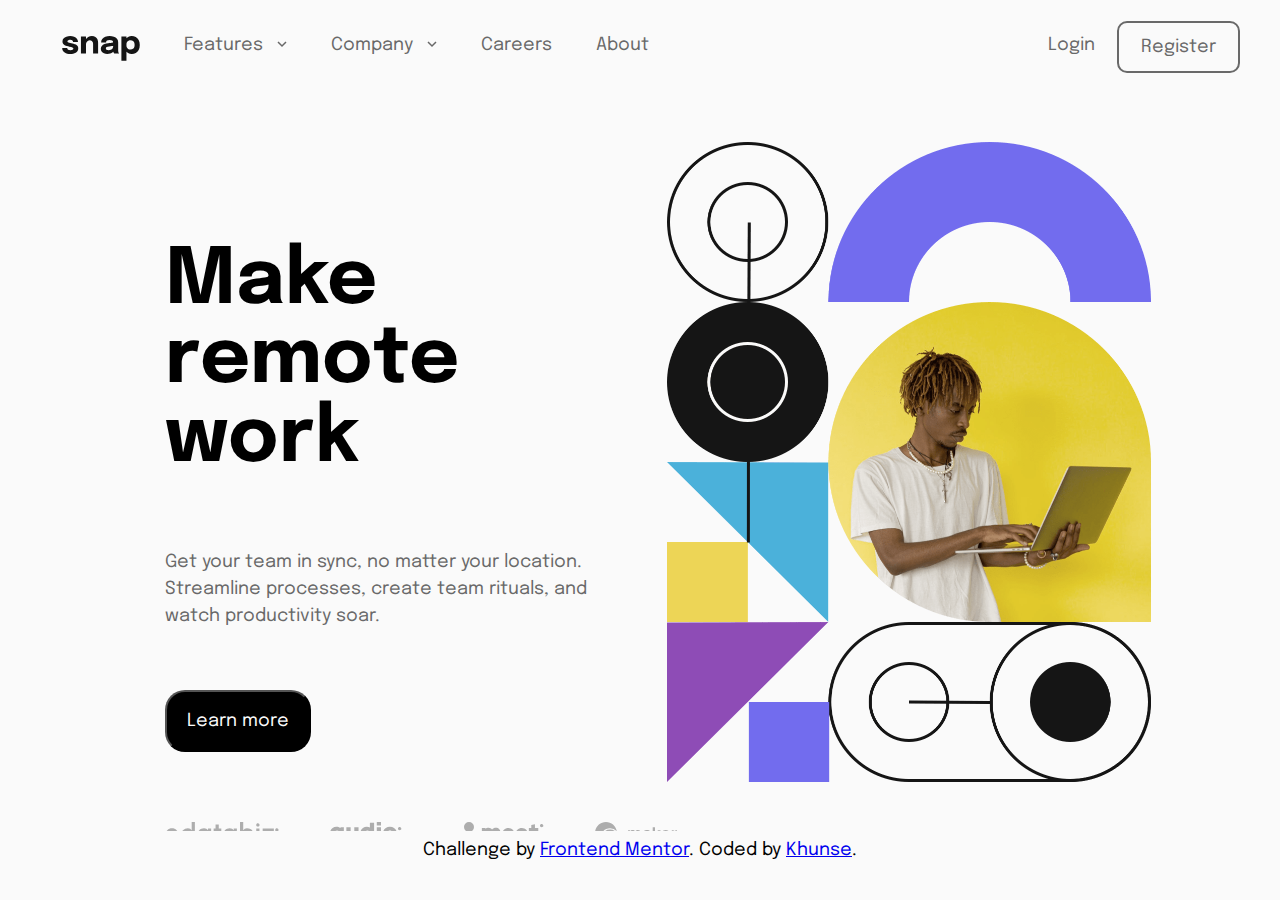
<file: index.html>
<!DOCTYPE html>
<html lang="en">
<head>
    <meta charset="UTF-8">
    <meta http-equiv="X-UA-Compatible" content="IE=edge">
    <meta name="viewport" content="width=device-width, initial-scale=1.0">
    <title>Document</title>
    <link rel="stylesheet" href="mytest.css">
 <link href="https://fonts.googleapis.com/css2?family=Epilogue:wght@500;700&display=swap" rel="stylesheet">
    <script src="./jquery-3.6.1.js"></script>
</head>
<body>
    <nav>
      <div id="mySidenav" hidden >

        <div class="sidenam">

          <div class="close-m" id='open'><svg onclick=closeNe() width="26" height="26" xmlns="http://www.w3.org/2000/svg"><g fill="#151515" fill-rule="evenodd"><path d="m2.393.98 22.628 22.628-1.414 1.414L.979 2.395z"/><path d="M.98 23.607 23.609.979l1.414 1.414L2.395 25.021z"/></g></svg></div>


          <div id="feat-sub" ><a href="#" onclick=arrFun()>Features <span class="com" id='com1'>
                <svg width="10" height="6" xmlns="http://www.w3.org/2000/svg"><path stroke="#686868" stroke-width="1.5" fill="none" d="m1 1 4 4 4-4"/></svg>
                </span></a>
                  <div id="fetli" hidden>
                        <div>
                            <svg width="14" height="16" xmlns="http://www.w3.org/2000/svg"><path d="M14 3v12a1 1 0 0 1-1 1H1a1 1 0 0 1-1-1V3a1 1 0 0 1 1-1h1V1a1 1 0 1 1 2 0v1h2V1a1 1 0 1 1 2 0v1h2V1a1 1 0 0 1 2 0v1h1a1 1 0 0 1 1 1Zm-2 3H2v1h10V6Zm0 3H2v1h10V9Zm0 3H2v1h10v-1Z" fill="#726CEE"/></svg>
                          <span>Todo List</span>
                        </div>
                        <div>
                            <svg width="16" height="16" xmlns="http://www.w3.org/2000/svg"><path d="M12.667 8.667h-4v4h4v-4ZM11.334 0v1.333H4.667V0h-2v1.333h-1C.75 1.333 0 2.083 0 3v11.333C0 15.25.75 16 1.667 16h12.667C15.25 16 16 15.25 16 14.333V3c0-.917-.75-1.667-1.666-1.667h-1V0h-2Zm3 14.333H1.667V5.5h12.667v8.833Z" fill="#4BB1DA"/></svg>
                          <span>Calendar</span>
                        </div>
                        <div>
                            <svg width="13" height="17" xmlns="http://www.w3.org/2000/svg"><path d="M6.408 13.916c-3.313 0-6-1.343-6-3 0-.612.371-1.18 1-1.654V7.916a5 5 0 0 1 3.041-4.6 2 2 0 0 1 3.507-1.664 2 2 0 0 1 .411 1.664 5.002 5.002 0 0 1 3.041 4.6v1.346c.629.474 1 1.042 1 1.654 0 1.657-2.687 3-6 3Zm0 1c.694 0 1.352-.066 1.984-.16.004.054.016.105.016.16a2 2 0 0 1-4 0c0-.055.012-.106.016-.16.633.094 1.29.16 1.984.16Z" fill="#EDD556"/></svg>
                          <span>Reminders</span>
                        </div>
                        <div>
                            <svg width="16" height="16" xmlns="http://www.w3.org/2000/svg"><path d="M8 0a8 8 0 1 1 0 16A8 8 0 0 1 8 0Zm0 2.133a5.867 5.867 0 1 0 0 11.734A5.867 5.867 0 0 0 8 2.133ZM8 3.2a4.8 4.8 0 1 1 0 9.6 4.8 4.8 0 0 1 0-9.6Zm-.533 2.667a.533.533 0 0 0-.534.533v2.133c0 .295.24.534.534.534h3.2a.533.533 0 0 0 0-1.067H8V6.4a.533.533 0 0 0-.533-.533Z" fill="#8E4CB6"/></svg>
                            <span>Planning</span>
                        </div>
                 </div>
          </div>
                
              <div id="com-sub" ><a href="#" onclick=arrFun2()>Company <span id="com2">
                <svg width="10" height="6" xmlns="http://www.w3.org/2000/svg"><path stroke="#686868" stroke-width="1.5" fill="none" d="m1 1 4 4 4-4"/></svg>
              </span></a>
            <div id="sub" hidden>
              <div>History</div>
              <div>Our Team</div>
              <div>Blog</div>
            </div>
      </div>
          <div><a href="#">Careers</a></div>
          <div><a href="#">About</a></div>
        </div>

        <div class="side-btn"> 
          <div class="login">Login</div>
          <div class="regi">Register</div>
        </div>
    </div>
        <div class="navsect">

            

            <div class="mobile" hidden>
                <div class="logo">
                  <svg width="84" height="27" xmlns="http://www.w3.org/2000/svg"><path d="M8.852 19.42c-1.108 0-2.175-.128-3.202-.385a9.648 9.648 0 0 1-2.756-1.137c-.811-.502-1.453-1.13-1.925-1.882-.473-.752-.709-1.63-.709-2.633v-.316h5.39v.246c0 .676.3 1.172.901 1.487.601.315 1.415.472 2.441.472a7.08 7.08 0 0 0 1.55-.166c.495-.11.903-.291 1.224-.542.321-.251.482-.569.482-.954 0-.618-.342-1.056-1.024-1.313-.683-.256-1.777-.513-3.282-.77a21.716 21.716 0 0 1-2.59-.595A10.937 10.937 0 0 1 2.938 9.91 5.28 5.28 0 0 1 1.17 8.28C.727 7.622.505 6.82.505 5.875c0-1.26.382-2.322 1.146-3.185.764-.863 1.782-1.517 3.054-1.96C5.977.287 7.377.065 8.905.065c1.458 0 2.818.242 4.078.726 1.26.484 2.28 1.179 3.062 2.083.782.904 1.172 1.992 1.172 3.264v.245H11.88v-.21c0-.467-.149-.846-.446-1.138a2.804 2.804 0 0 0-1.129-.656 4.616 4.616 0 0 0-1.418-.219c-.443 0-.9.05-1.373.149-.473.099-.872.262-1.199.49-.327.227-.49.545-.49.954 0 .396.175.72.525.97.35.252.84.456 1.47.613.63.158 1.36.306 2.188.447.781.128 1.607.306 2.476.533.869.228 1.686.549 2.45.963a5.34 5.34 0 0 1 1.855 1.627c.472.671.709 1.52.709 2.546 0 1.062-.245 1.972-.735 2.73a5.607 5.607 0 0 1-1.987 1.847 10.04 10.04 0 0 1-2.782 1.05c-1.021.227-2.068.341-3.142.341ZM33.48 19V8.92c0-.77-.1-1.473-.298-2.109a2.965 2.965 0 0 0-1.067-1.531c-.513-.385-1.254-.577-2.223-.577-.84 0-1.566.192-2.178.577a3.754 3.754 0 0 0-1.41 1.61c-.326.688-.49 1.482-.49 2.38L24.31 8.185c0-1.61.35-3.022 1.05-4.235a7.627 7.627 0 0 1 2.844-2.853C29.398.41 30.726.066 32.183.066c1.53 0 2.786.306 3.772.919.986.612 1.721 1.464 2.205 2.555.484 1.09.726 2.365.726 3.824V19H33.48Zm-13.09 0V.415h5.425V19h-5.425Zm28.389.385c-1.354 0-2.558-.216-3.614-.648-1.056-.431-1.881-1.055-2.476-1.872-.595-.817-.893-1.808-.893-2.975 0-1.318.362-2.392 1.085-3.22.724-.828 1.683-1.461 2.879-1.899a15.898 15.898 0 0 1 3.894-.866c2.041-.198 3.45-.38 4.226-.542.776-.164 1.164-.45 1.164-.858V6.47c0-.688-.33-1.23-.989-1.627-.66-.397-1.578-.595-2.756-.595-1.249 0-2.202.224-2.861.673-.66.45-.99 1.135-.99 2.056H42.11c0-1.493.406-2.753 1.217-3.78.81-1.026 1.91-1.805 3.298-2.336 1.389-.53 2.958-.796 4.708-.796 1.633 0 3.144.248 4.532.744 1.389.496 2.506 1.24 3.352 2.231.845.992 1.268 2.252 1.268 3.78v8.032c0 .479.015.937.044 1.374.03.438.096.837.201 1.199.117.408.263.747.438 1.015.175.268.32.455.437.56h-5.337a3.723 3.723 0 0 1-.376-.508 3.962 3.962 0 0 1-.43-.892 7.195 7.195 0 0 1-.305-1.234 9.674 9.674 0 0 1-.097-1.461l1.12.77c-.326.77-.854 1.432-1.583 1.986-.73.554-1.593.98-2.59 1.278-.998.297-2.074.446-3.23.446Zm1.452-4.06a6.14 6.14 0 0 0 2.389-.464A4.104 4.104 0 0 0 54.43 13.4c.467-.665.7-1.534.7-2.608V8.92l1.348 1.313c-.77.28-1.66.51-2.669.69-1.01.182-2.015.324-3.019.43-1.19.116-2.08.317-2.668.603-.59.286-.884.767-.884 1.444 0 .642.25 1.123.752 1.444.502.32 1.249.481 2.24.481Zm13.742 11.323V.415h5.442v26.233h-5.442Zm11.182-7.228a7.325 7.325 0 0 1-4.042-1.181c-1.225-.788-2.205-1.85-2.94-3.185-.735-1.336-1.103-2.838-1.103-4.507v-.28l2.345-.052v.21c0 .863.21 1.619.63 2.266.42.648.963 1.146 1.628 1.496.665.35 1.359.526 2.082.526 1.19 0 2.226-.412 3.106-1.234.881-.823 1.322-2.109 1.322-3.859s-.438-3.025-1.313-3.824c-.875-.799-1.913-1.199-3.115-1.199-.723 0-1.417.173-2.082.517a4.308 4.308 0 0 0-1.628 1.461c-.42.63-.63 1.383-.63 2.257l-2.345-.14c0-1.68.368-3.164 1.103-4.453.735-1.29 1.715-2.307 2.94-3.054a7.619 7.619 0 0 1 4.042-1.12c1.505 0 2.911.37 4.218 1.111 1.306.741 2.365 1.823 3.176 3.247.81 1.423 1.216 3.155 1.216 5.197 0 2.135-.396 3.932-1.19 5.39-.793 1.458-1.843 2.558-3.15 3.299a8.51 8.51 0 0 1-4.27 1.111Z" fill="#151515"/></svg>
                </div>
                <div class="menu mob-menu" onclick=openMe()>
                  <svg width="32" height="18" xmlns="http://www.w3.org/2000/svg"><g fill="#151515" fill-rule="evenodd"><path d="M0 0h32v2H0zM0 8h32v2H0zM0 16h32v2H0z"/></g></svg>
                </div>
              </div>

            <div class="desktop">
                <div class="left-s">
                    <!-- <span>
                        <img src="./images/logo.svg" alt="logo">
                    </span> -->
                    <div class="about">
                        <img src="./images/logo.svg" alt="logo">

                        <a href="#" id="feat">Features
                            <span>
                                <svg width="10" height="6" xmlns="http://www.w3.org/2000/svg"><path stroke="#686868" stroke-width="1.5" fill="none" d="m1 1 4 4 4-4"/></svg>
                            </span>
                        </a>
                        <div id="fetli" hidden>
                            <div>
                                <svg width="14" height="16" xmlns="http://www.w3.org/2000/svg"><path d="M14 3v12a1 1 0 0 1-1 1H1a1 1 0 0 1-1-1V3a1 1 0 0 1 1-1h1V1a1 1 0 1 1 2 0v1h2V1a1 1 0 1 1 2 0v1h2V1a1 1 0 0 1 2 0v1h1a1 1 0 0 1 1 1Zm-2 3H2v1h10V6Zm0 3H2v1h10V9Zm0 3H2v1h10v-1Z" fill="#726CEE"/></svg>
                              <span>Todo List</span>
                            </div>
                            <div>
                                <svg width="16" height="16" xmlns="http://www.w3.org/2000/svg"><path d="M12.667 8.667h-4v4h4v-4ZM11.334 0v1.333H4.667V0h-2v1.333h-1C.75 1.333 0 2.083 0 3v11.333C0 15.25.75 16 1.667 16h12.667C15.25 16 16 15.25 16 14.333V3c0-.917-.75-1.667-1.666-1.667h-1V0h-2Zm3 14.333H1.667V5.5h12.667v8.833Z" fill="#4BB1DA"/></svg>
                              <span>Calendar</span>
                            </div>
                            <div>
                                <svg width="13" height="17" xmlns="http://www.w3.org/2000/svg"><path d="M6.408 13.916c-3.313 0-6-1.343-6-3 0-.612.371-1.18 1-1.654V7.916a5 5 0 0 1 3.041-4.6 2 2 0 0 1 3.507-1.664 2 2 0 0 1 .411 1.664 5.002 5.002 0 0 1 3.041 4.6v1.346c.629.474 1 1.042 1 1.654 0 1.657-2.687 3-6 3Zm0 1c.694 0 1.352-.066 1.984-.16.004.054.016.105.016.16a2 2 0 0 1-4 0c0-.055.012-.106.016-.16.633.094 1.29.16 1.984.16Z" fill="#EDD556"/></svg>
                              <span>Reminders</span>
                            </div>
                            <div>
                                <svg width="16" height="16" xmlns="http://www.w3.org/2000/svg"><path d="M8 0a8 8 0 1 1 0 16A8 8 0 0 1 8 0Zm0 2.133a5.867 5.867 0 1 0 0 11.734A5.867 5.867 0 0 0 8 2.133ZM8 3.2a4.8 4.8 0 1 1 0 9.6 4.8 4.8 0 0 1 0-9.6Zm-.533 2.667a.533.533 0 0 0-.534.533v2.133c0 .295.24.534.534.534h3.2a.533.533 0 0 0 0-1.067H8V6.4a.533.533 0 0 0-.533-.533Z" fill="#8E4CB6"/></svg>
                                <span>Planning</span>
                            </div>
                          </div>
                       
                        <a href="#" id="comp">Company
                            <span>
                                <svg width="10" height="6" xmlns="http://www.w3.org/2000/svg"><path stroke="#686868" stroke-width="1.5" fill="none" d="m1 1 4 4 4-4"/></svg>
                            </span>
                        </a>
                        <div id="sub" hidden>
                            <div>History</div>
                            <div>Our Team</div>
                            <div>Blog</div>
                        </div>
                        <a href="#">Careers</a>
                        <a href="#">About</a>
                    </div>
                </div>
                <div class="btn-side">
                    <a href="#">Login</a>
                   <a href="#" id="regi">Register</a>
                </div>
            </div>
        </div>
    </nav>

    <main>
        <div class="mn-sect">
            <div class="banner">
                <img id="imgdesk" src="./images/image-hero-desktop.png" alt="hero">
                <img id="imgmob" src="./images/image-hero-mobile.png" alt="hero" hidden>
            </div>
            <div class="desc">
                <div class="txts">
                    <span class="hder">
                      Make remote work
                    </span>
                   <div class="descp">
                    <p>
                        Get your team in sync, no matter your location.
                        Streamline processes, create team rituals, and
                        watch productivity soar.
                      </p>
                      <div class="bbut">
                        <button class="btn">
                          <a href="#">
                            Learn more
                          </a>
                        </button>
                        </div>
                   </div>
                      <div class="social">
                    
                        <span><svg width="114" height="20" xmlns="http://www.w3.org/2000/svg"><path d="M22.887 20c.838 0 1.576-.183 2.213-.55a4.977 4.977 0 0 0 1.584-1.429v1.638h3.195V0h-3.195v8.191A4.848 4.848 0 0 0 25.1 6.756c-.637-.362-1.375-.544-2.213-.544-.951 0-1.842.18-2.67.538-.83.358-1.561.854-2.194 1.487a6.996 6.996 0 0 0-1.486 2.196A6.68 6.68 0 0 0 16 13.106c0 .953.179 1.844.537 2.674.358.83.853 1.562 1.486 2.195a6.989 6.989 0 0 0 2.193 1.488c.83.358 1.72.537 2.671.537Zm.04-3.08a3.42 3.42 0 0 1-1.827-.511 3.826 3.826 0 0 1-1.827-3.303c0-.708.166-1.35.498-1.926a3.9 3.9 0 0 1 1.322-1.383 3.379 3.379 0 0 1 1.834-.518c.672 0 1.272.17 1.8.511.528.341.94.802 1.237 1.383.297.581.445 1.225.445 1.933 0 .7-.148 1.34-.445 1.92a3.53 3.53 0 0 1-1.23 1.383c-.524.34-1.127.511-1.807.511ZM39.294 20c.794 0 1.486-.181 2.075-.544a4.375 4.375 0 0 0 1.434-1.422l.13 1.625h3.209V6.553h-3.195l.144 1.678a5.992 5.992 0 0 0-1.748-1.468c-.685-.385-1.464-.577-2.337-.577-.934 0-1.807.175-2.619.524a6.818 6.818 0 0 0-2.147 1.455c-.62.62-1.1 1.341-1.44 2.163a6.81 6.81 0 0 0-.511 2.634 6.935 6.935 0 0 0 2.042 4.967 7.16 7.16 0 0 0 2.24 1.52c.846.368 1.754.551 2.723.551Zm.091-3.08a3.51 3.51 0 0 1-1.813-.498 4.227 4.227 0 0 1-1.395-1.33 4.049 4.049 0 0 1-.654-1.842c-.061-.734.057-1.4.353-1.998a3.592 3.592 0 0 1 1.264-1.435 3.3 3.3 0 0 1 1.853-.538 3.32 3.32 0 0 1 1.794.498c.532.332.968.776 1.309 1.33.34.555.541 1.173.602 1.855.053.725-.054 1.387-.32 1.986a3.384 3.384 0 0 1-1.172 1.435c-.516.358-1.122.537-1.82.537Zm14.378 2.74V9.75h2.54V6.553h-2.54V2.438h-3.195v4.115H48.63v3.198h1.938v9.908h3.195Zm11.273.34c.795 0 1.486-.181 2.076-.544a4.375 4.375 0 0 0 1.433-1.422l.131 1.625h3.208V6.553H68.69l.145 1.678a5.992 5.992 0 0 0-1.749-1.468c-.685-.385-1.464-.577-2.337-.577-.934 0-1.807.175-2.619.524a6.818 6.818 0 0 0-2.147 1.455c-.62.62-1.1 1.341-1.44 2.163a6.81 6.81 0 0 0-.51 2.634 6.935 6.935 0 0 0 2.042 4.967 7.16 7.16 0 0 0 2.239 1.52c.847.368 1.754.551 2.723.551Zm.092-3.08a3.51 3.51 0 0 1-1.814-.498 4.227 4.227 0 0 1-1.394-1.33 4.049 4.049 0 0 1-.655-1.842c-.06-.734.057-1.4.354-1.998a3.592 3.592 0 0 1 1.263-1.435 3.3 3.3 0 0 1 1.853-.538 3.32 3.32 0 0 1 1.794.498c.532.332.969.776 1.31 1.33.34.555.54 1.173.602 1.855.052.725-.055 1.387-.321 1.986a3.384 3.384 0 0 1-1.172 1.435c-.515.358-1.122.537-1.82.537ZM81.993 20c.96 0 1.857-.18 2.69-.537a6.968 6.968 0 0 0 3.687-3.696 6.774 6.774 0 0 0 .536-2.687c0-1.267-.31-2.423-.93-3.467a7.027 7.027 0 0 0-2.5-2.496c-1.048-.62-2.209-.93-3.483-.93-.82 0-1.547.185-2.18.556a5.15 5.15 0 0 0-1.591 1.448V0h-3.195v19.66h3.195v-1.665a5.15 5.15 0 0 0 1.59 1.448c.634.371 1.36.557 2.18.557Zm-.04-3.093c-.663 0-1.256-.17-1.78-.511a3.53 3.53 0 0 1-1.231-1.383 4.187 4.187 0 0 1-.445-1.933c0-.69.148-1.326.445-1.907a3.58 3.58 0 0 1 1.23-1.39 3.164 3.164 0 0 1 1.782-.517c.672 0 1.287.17 1.846.511.558.341 1.004.802 1.335 1.383.332.58.498 1.221.498 1.92 0 .708-.166 1.35-.498 1.927a3.88 3.88 0 0 1-1.329 1.382 3.435 3.435 0 0 1-1.852.518ZM92.874 4.6c.463 0 .854-.155 1.173-.465.318-.31.478-.701.478-1.173 0-.463-.16-.852-.478-1.166a1.604 1.604 0 0 0-1.172-.472c-.463 0-.856.157-1.179.472a1.563 1.563 0 0 0-.484 1.166c0 .472.161.863.484 1.173.323.31.716.465 1.179.465Zm19 5c.463 0 .854-.155 1.173-.465.318-.31.478-.701.478-1.173 0-.463-.16-.852-.478-1.166a1.604 1.604 0 0 0-1.172-.472c-.463 0-.856.157-1.179.472a1.563 1.563 0 0 0-.484 1.166c0 .472.161.863.484 1.173.323.31.716.465 1.179.465ZM6.979 19.324c1.835 0 3.385-.616 4.65-1.846 1.264-1.23 1.896-2.782 1.896-4.654 0-1.838-.632-3.38-1.897-4.628-1.264-1.248-2.814-1.872-4.65-1.872-1.835 0-3.393.624-4.675 1.872C1.021 9.444.38 10.986.38 12.824c0 1.872.64 3.423 1.922 4.654 1.282 1.23 2.84 1.846 4.676 1.846Zm87.48.335V6.553h-3.195V19.66h3.195Zm14.399 0v-3.198h-6.573l6.573-6.71V6.553H97.675v3.198h6.586l-6.586 6.71v3.198h11.182Z" fill="#ADADAD"/></svg></span>
                        <span><svg width="73" height="36" xmlns="http://www.w3.org/2000/svg"><path d="M6.476 17.85c1.434 0 2.715-.47 3.726-1.287l.364.87h3.289V5.126h-3.17l-.436.952C9.23 5.238 7.93 4.754 6.476 4.754 2.699 4.754 0 7.467 0 11.28c0 3.825 2.7 6.571 6.476 6.571Zm.568-3.754c-1.593 0-2.764-1.2-2.764-2.807 0-1.598 1.161-2.797 2.764-2.797 1.594 0 2.765 1.2 2.765 2.797 0 1.607-1.171 2.807-2.765 2.807Zm15.422 3.754c3.648 0 6.078-2.243 6.078-5.687V5.138H24.29v6.84c0 1.286-.687 2.064-1.824 2.064-1.136 0-1.837-.765-1.837-2.064v-6.84h-4.254v7.025c0 3.444 2.443 5.687 6.091 5.687Zm14.361.013c1.439 0 2.72-.488 3.725-1.33l.401.914h3.148V.694h-4.205v4.895a5.78 5.78 0 0 0-3.069-.854c-3.79 0-6.489 2.732-6.489 6.557 0 3.826 2.7 6.571 6.49 6.571Zm.57-3.754c-1.594 0-2.765-1.21-2.765-2.816 0-1.608 1.17-2.817 2.764-2.817 1.594 0 2.765 1.21 2.765 2.817 0 1.607-1.171 2.816-2.765 2.816ZM50.99 3.598V0H46.8v3.598h4.19Zm.032 13.848V5.138H46.77v12.308h4.254Zm8.88.404c4.014 0 6.925-2.755 6.925-6.558 0-3.815-2.911-6.557-6.924-6.557-4.027 0-6.925 2.742-6.925 6.557 0 3.803 2.898 6.558 6.925 6.558Zm9.76-9.573c.463 0 .853-.156 1.172-.466.318-.31.478-.7.478-1.173 0-.463-.16-.852-.478-1.166A1.604 1.604 0 0 0 69.663 5c-.463 0-.856.157-1.179.472A1.563 1.563 0 0 0 68 6.638c0 .472.161.863.484 1.173.323.31.716.466 1.179.466Zm-9.76 5.765c-1.55 0-2.663-1.122-2.663-2.75 0-1.627 1.113-2.748 2.664-2.748 1.55 0 2.663 1.131 2.663 2.749 0 1.627-1.112 2.749-2.663 2.749Zm-39.676 21.86v-4.846a5.789 5.789 0 0 0 3.01.817c3.777 0 6.476-2.735 6.476-6.57 0-3.835-2.7-6.558-6.475-6.558-1.468 0-2.775.506-3.79 1.381l-.533-.977h-2.893v16.753h4.205Zm2.442-7.783c-1.594 0-2.765-1.2-2.765-2.816 0-1.617 1.171-2.817 2.765-2.817 1.593 0 2.764 1.2 2.764 2.817 0 1.617-1.18 2.816-2.764 2.816Zm13.25 3.338v-6.573c0-1.58.802-2.49 2.09-2.49 1.11 0 1.61.724 1.61 2.144v6.919h4.253v-7.412c0-3.19-1.822-5.26-4.657-5.26a5.28 5.28 0 0 0-3.297 1.174v-5.255h-4.253v16.753h4.253Zm14.718-13.849V14.01h-4.189v3.598h4.189Zm.033 13.849V19.148h-4.254v12.309h4.254Zm6.929 0V14.704h-4.254v16.753H57.6Zm8.664.404c3.099 0 5.597-1.755 6.466-4.564h-4.233c-.409.72-1.24 1.154-2.233 1.154-1.343 0-2.243-.73-2.52-2.142h9.17c.055-.38.087-.752.087-1.122 0-3.611-2.756-6.442-6.737-6.442-3.876 0-6.708 2.775-6.708 6.548 0 3.76 2.855 6.568 6.708 6.568Zm2.547-7.9h-4.993c.344-1.222 1.206-1.894 2.446-1.894 1.284 0 2.173.664 2.547 1.894Z" fill="#ADADAD"/></svg></span>
                        <span><svg width="90" height="20" xmlns="http://www.w3.org/2000/svg"><path d="M5 10a5 5 0 1 1 0 10 5 5 0 0 1 0-10ZM15 0a5 5 0 1 1 0 10 5 5 0 0 1 0-10Zm16.515 18.34V9.964c.226-.293.5-.513.824-.66.324-.146.689-.22 1.095-.22.587 0 1.058.205 1.412.614.353.408.53.945.53 1.608v7.034h3.658v-7.543a7.069 7.069 0 0 0-.045-.787c.241-.293.527-.52.858-.683.331-.162.7-.242 1.107-.242.587 0 1.057.204 1.411.613.354.408.53.945.53 1.608v7.034h3.659v-7.543c0-1.435-.433-2.615-1.299-3.54-.865-.926-1.976-1.389-3.33-1.389-.783 0-1.506.147-2.168.44a4.968 4.968 0 0 0-1.716 1.25 4.316 4.316 0 0 0-1.524-1.239 4.504 4.504 0 0 0-2.021-.45c-.557 0-1.088.084-1.592.254-.505.17-.967.424-1.389.763V6.1h-3.658v12.24h3.658Zm23.168.231c.993 0 1.885-.146 2.675-.44.79-.292 1.562-.763 2.315-1.41l-2.416-2.199c-.286.293-.632.52-1.039.683a3.63 3.63 0 0 1-1.355.243c-.692 0-1.294-.182-1.806-.544a3.22 3.22 0 0 1-1.13-1.4h8.514v-.926a7.74 7.74 0 0 0-.452-2.672c-.301-.825-.719-1.531-1.253-2.117A5.875 5.875 0 0 0 56.828 6.4a5.71 5.71 0 0 0-2.416-.509c-.873 0-1.69.162-2.45.486a6.032 6.032 0 0 0-1.976 1.342 6.357 6.357 0 0 0-1.321 2.025 6.418 6.418 0 0 0-.486 2.487c0 .88.17 1.709.508 2.488a6.378 6.378 0 0 0 1.378 2.024 6.268 6.268 0 0 0 2.066 1.343 6.717 6.717 0 0 0 2.552.485Zm2.167-7.682h-4.99c.18-.617.49-1.095.926-1.434.436-.34.956-.51 1.558-.51.587 0 1.103.178 1.547.533.444.355.764.825.96 1.411Zm11.268 7.682c.994 0 1.885-.146 2.676-.44.79-.292 1.562-.763 2.314-1.41l-2.416-2.199c-.286.293-.632.52-1.039.683a3.63 3.63 0 0 1-1.354.243c-.693 0-1.295-.182-1.807-.544a3.22 3.22 0 0 1-1.129-1.4h8.513v-.926a7.74 7.74 0 0 0-.452-2.672c-.3-.825-.718-1.531-1.253-2.117A5.875 5.875 0 0 0 70.263 6.4a5.71 5.71 0 0 0-2.416-.509c-.873 0-1.69.162-2.45.486a6.032 6.032 0 0 0-1.976 1.342 6.357 6.357 0 0 0-1.32 2.025 6.418 6.418 0 0 0-.486 2.487c0 .88.17 1.709.508 2.488a6.378 6.378 0 0 0 1.377 2.024 6.268 6.268 0 0 0 2.066 1.343 6.717 6.717 0 0 0 2.552.485Zm2.168-7.682h-4.99c.18-.617.489-1.095.925-1.434.437-.34.956-.51 1.558-.51.587 0 1.103.178 1.547.533.444.355.764.825.96 1.411Zm11.335 7.613c.346 0 .775-.035 1.287-.104a7.37 7.37 0 0 0 1.265-.266V15.1c-.301.092-.58.158-.836.196a5.456 5.456 0 0 1-.813.058c-.587 0-.997-.112-1.23-.335-.234-.224-.35-.606-.35-1.146v-4.65h3.342V6.1h-3.342V2.143l-3.658.81V6.1H74.87v3.123h2.416v5.392c0 1.28.365 2.248 1.095 2.904.73.655 1.81.983 3.24.983Zm6.042-13.225c.462 0 .853-.156 1.172-.466.318-.31.478-.7.478-1.173 0-.463-.16-.852-.478-1.166A1.604 1.604 0 0 0 87.663 2c-.463 0-.856.157-1.179.472A1.563 1.563 0 0 0 86 3.638c0 .472.161.863.484 1.173.323.31.716.466 1.179.466Z" fill="#ADADAD" fill-rule="evenodd"/></svg></span>
                        <span><svg width="83" height="24" xmlns="http://www.w3.org/2000/svg"><path d="M35.276 17.143V11.76c0-.51.141-.925.424-1.246.282-.321.656-.482 1.123-.482.488 0 .87.164 1.148.49.277.326.415.783.415 1.37v5.25h2.238V11.76c0-.34.065-.64.194-.9.129-.261.308-.464.539-.61.23-.145.502-.218.814-.218.489 0 .871.164 1.148.49.277.326.416.783.416 1.37v5.25h2.238V11.3c0-.971-.26-1.757-.778-2.358-.518-.6-1.285-.9-2.3-.9-.592 0-1.131.13-1.616.39-.486.26-.873.624-1.16 1.09l.062-.096-.037-.07a2.632 2.632 0 0 0-.687-.768l-.145-.103c-.447-.296-1.02-.444-1.716-.444-.609 0-1.159.134-1.65.403-.327.18-.61.401-.848.666l-.102.12v-.975h-1.975v8.887h2.255Zm15.305.247c.768 0 1.403-.133 1.905-.4.39-.206.76-.514 1.109-.921l.014-.018v1.092h1.958v-5.431c0-.406-.016-.773-.049-1.103a2.653 2.653 0 0 0-.313-.987 2.61 2.61 0 0 0-1.382-1.25c-.609-.242-1.306-.363-2.09-.363-1.07 0-1.915.23-2.534.691a3.434 3.434 0 0 0-1.268 1.794l2.025.642c.142-.406.392-.688.748-.848.357-.159.7-.238 1.029-.238.592 0 1.015.123 1.267.37.177.173.292.414.345.724l.015.116-.357.053-.366.055-.353.052c-.576.085-1.091.174-1.547.267-.455.094-.847.2-1.176.321-.478.176-.858.394-1.14.654-.283.261-.487.561-.613.901a3.22 3.22 0 0 0-.19 1.128c0 .493.114.945.342 1.353.228.409.562.735 1.004.98.442.244.98.366 1.617.366Zm.477-1.761c-.258 0-.48-.039-.666-.115a.953.953 0 0 1-.432-.334.89.89 0 0 1-.153-.522c0-.148.032-.283.095-.403.063-.121.162-.232.296-.334.135-.101.312-.196.531-.284.192-.07.414-.137.667-.197.252-.06.584-.128.995-.202.257-.046.564-.1.92-.16l.03-.004v.007a15.73 15.73 0 0 1-.014.333l-.01.186c-.02.321-.086.603-.202.844-.06.126-.174.282-.341.469a2.32 2.32 0 0 1-.675.498c-.282.145-.63.218-1.04.218Zm8.92 1.514v-4.279l3.077 4.279h2.913l-3.423-4.444 3.21-4.443H62.99l-3.012 4.279V5.294h-2.271l-.017 11.849h2.288Zm14.968-3.818c.093-1.075-.017-2.01-.33-2.806-.312-.796-.795-1.413-1.448-1.852-.652-.438-1.445-.658-2.378-.658-.877 0-1.654.199-2.328.597a4.192 4.192 0 0 0-1.589 1.674c-.384.719-.576 1.564-.576 2.535 0 .888.197 1.677.589 2.365a4.244 4.244 0 0 0 1.63 1.621c.693.393 1.495.589 2.406.589.856 0 1.644-.225 2.366-.675a3.937 3.937 0 0 0 1.584-1.893l-2.239-.641c-.164.362-.403.639-.715.83-.313.193-.689.289-1.128.289-.696 0-1.224-.227-1.584-.68-.248-.313-.411-.716-.488-1.21l-.012-.085h6.24Zm-2.265-1.662h-3.915l.016-.076c.077-.323.191-.6.345-.83l.08-.11c.359-.464.92-.696 1.682-.696.653 0 1.123.199 1.411.597.177.244.3.585.368 1.022l.013.093Zm6.37 5.48V12.6c0-.34.047-.646.14-.918a2.02 2.02 0 0 1 .412-.707c.181-.2.403-.361.667-.482.263-.126.558-.201.884-.226.327-.025.613.001.86.078v-2.09a4.173 4.173 0 0 0-.806-.02c-.27.019-.53.065-.782.14a2.869 2.869 0 0 0-.7.308c-.28.164-.515.373-.707.625a3.2 3.2 0 0 0-.212.316l-.035.063V8.256h-1.975v8.887h2.255ZM10.972 0c5.466 0 9.999 3.997 10.834 9.228A8.914 8.914 0 0 1 9.228 21.805C3.998 20.97 0 16.438 0 10.971 0 4.912 4.912 0 10.97 0Zm4.099 6.171a8.914 8.914 0 0 0-5.842 15.634 11.095 11.095 0 0 0 2.639.102 7.543 7.543 0 0 1 3.226-14.364 7.55 7.55 0 0 1 6.813 4.322 10.972 10.972 0 0 1-10.04 10.042 7.543 7.543 0 0 0 10.04-10.042 11.052 11.052 0 0 0-.1-2.637 8.892 8.892 0 0 0-6.736-3.057Z" fill="#ADADAD"/></svg></span>
                                
                        </div>
                   </div>
                
            </div>
        </div>
    </main>

    <footer>
      <div class="attribution" style="text-align: center; padding: 10px;">
        Challenge by <a href="https://www.frontendmentor.io?ref=challenge" target="_blank">Frontend Mentor</a>. 
        Coded by <a target="_blank;" href="https://www.frontendmentor.io/profile/Khunse">Khunse</a>.
      </div>
    </footer>
</body>
<script>
    let a,b=false;
    let ch=true;
    let ch2=true;

    $('#feat').click(function(){
        if(a){
        $('#feat span').html('<svg width="10" height="6" xmlns="http://www.w3.org/2000/svg"><path stroke="#686868" stroke-width="1.5" fill="none" d="m1 1 4 4 4-4"/></svg>');
        $('#fetli').css('display','none');
        }
        else{
        $('#feat span').html('<svg width="10" height="6" xmlns="http://www.w3.org/2000/svg"><path stroke="#686868" stroke-width="1.5" fill="none" d="m1 5 4-4 4 4"/></svg>');
        $('#fetli').css('display','block');
        }
        a=!a;
    });

    $('#comp').click(function(){
        if(b){
        $('#comp span').html('<svg width="10" height="6" xmlns="http://www.w3.org/2000/svg"><path stroke="#686868" stroke-width="1.5" fill="none" d="m1 1 4 4 4-4"/></svg>');
        $('#sub').css('display','none');
        }
        else{
        $('#comp span').html('<svg width="10" height="6" xmlns="http://www.w3.org/2000/svg"><path stroke="#686868" stroke-width="1.5" fill="none" d="m1 5 4-4 4 4"/></svg>');
        $('#sub').css('display','block');
        }
        b=!b;
    });
    

    

    function closeNe(){
    document.getElementById('mySidenav').style.display='none';
    document.getElementsByTagName('nav')[0].style.filter = 'none';
    document.getElementsByTagName('main')[0].style.filter = 'none';

    document.getElementsByTagName('nav')[0].style.background = "white";
    document.getElementsByTagName('nav')[0].style.opacity = '1';

    document.getElementsByTagName('main')[0].style.background = "white";
    document.getElementsByTagName('main')[0].style.opacity = '1';
  }

  function arrFun(){
   if(ch){
    let myi = document.getElementById('com1');
      myi.innerHTML = `<svg width="10" height="6" xmlns="http://www.w3.org/2000/svg"><path stroke="#686868" stroke-width="1.5" fill="none" d="m1 5 4-4 4 4"/></svg>`;
      document.getElementById('fetli').style.display = 'block';
    ch=false;
   }else{
    document.getElementById('com1').innerHTML= `<svg width="10" height="6" xmlns="http://www.w3.org/2000/svg"><path stroke="#686868" stroke-width="1.5" fill="none" d="m1 1 4 4 4-4"/></svg>`;
    document.getElementById('fetli').style.display = 'none';
    ch=true;
   }
  }

  function arrFun2(){
   if(ch2){
    let myi = document.getElementById('com2');
      myi.innerHTML = `<svg width="10" height="6" xmlns="http://www.w3.org/2000/svg"><path stroke="#686868" stroke-width="1.5" fill="none" d="m1 5 4-4 4 4"/></svg>`;
      document.getElementById('sub').style.display = 'block';
    ch2=false;
   }else{
    document.getElementById('com2').innerHTML= `<svg width="10" height="6" xmlns="http://www.w3.org/2000/svg"><path stroke="#686868" stroke-width="1.5" fill="none" d="m1 1 4 4 4-4"/></svg>`;
    document.getElementById('sub').style.display = 'none';
    ch2=true;
   }
  }

  function openMe(){
    document.getElementById('mySidenav').style.display='block';
   }
</script>
</html>
</file>
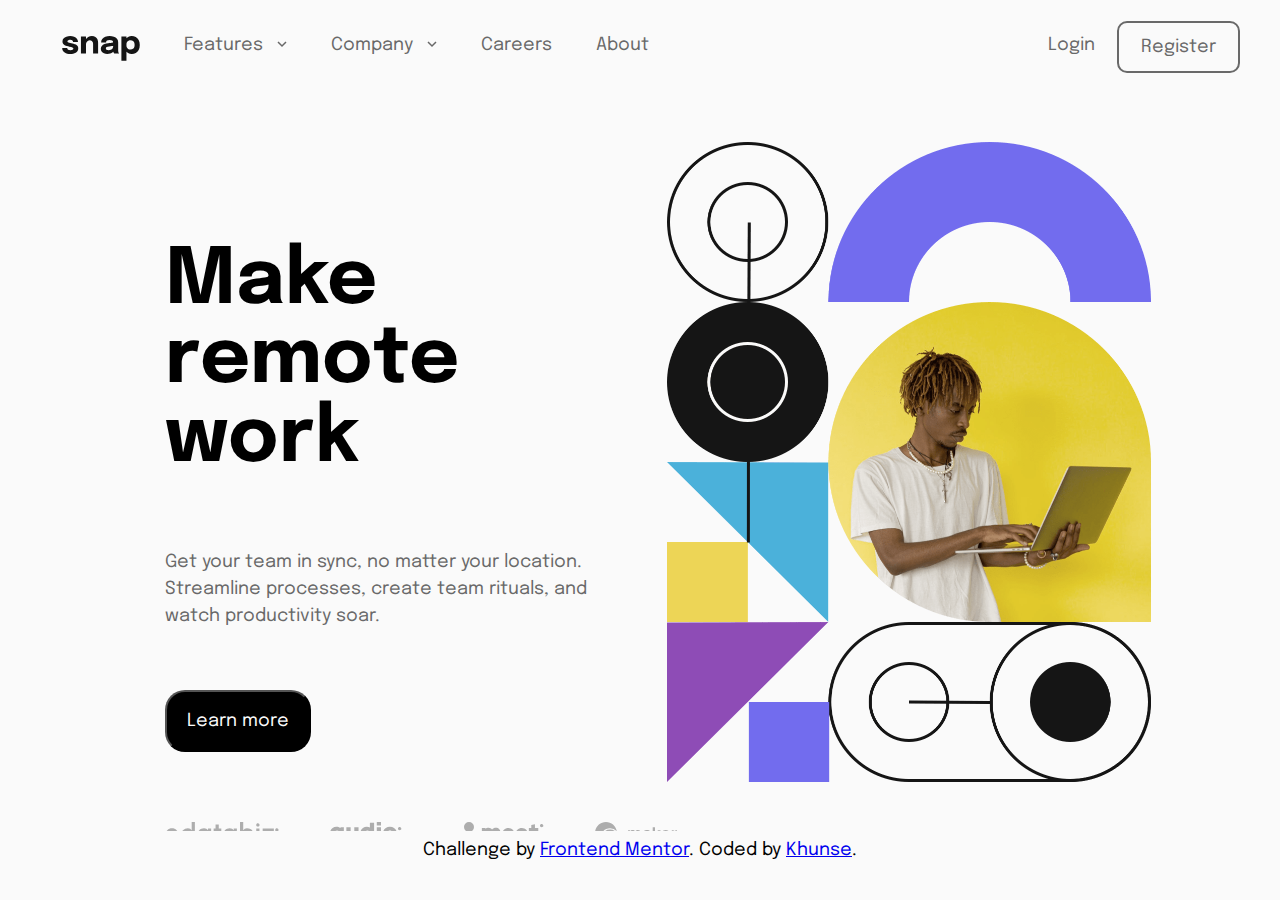
<file: testf.html>
<!DOCTYPE html>
<html lang="en">
<head>
    <meta charset="UTF-8">
    <meta http-equiv="X-UA-Compatible" content="IE=edge">
    <meta name="viewport" content="width=device-width, initial-scale=1.0">
    <title>Document</title>
    <link rel="stylesheet" href="mytest.css">
 <link href="https://fonts.googleapis.com/css2?family=Epilogue:wght@500;700&display=swap" rel="stylesheet">
    <script src="./jquery-3.6.1.js"></script>
</head>
<body>
    <nav>
      <div id="mySidenav" hidden >

        <div class="sidenam">

          <div class="close-m" id='open'><svg onclick=closeNe() width="26" height="26" xmlns="http://www.w3.org/2000/svg"><g fill="#151515" fill-rule="evenodd"><path d="m2.393.98 22.628 22.628-1.414 1.414L.979 2.395z"/><path d="M.98 23.607 23.609.979l1.414 1.414L2.395 25.021z"/></g></svg></div>


          <div id="feat-sub" ><a href="#" onclick=arrFun()>Features <span class="com" id='com1'>
                <svg width="10" height="6" xmlns="http://www.w3.org/2000/svg"><path stroke="#686868" stroke-width="1.5" fill="none" d="m1 1 4 4 4-4"/></svg>
                </span></a>
                  <div id="fetli" hidden>
                        <div>
                            <svg width="14" height="16" xmlns="http://www.w3.org/2000/svg"><path d="M14 3v12a1 1 0 0 1-1 1H1a1 1 0 0 1-1-1V3a1 1 0 0 1 1-1h1V1a1 1 0 1 1 2 0v1h2V1a1 1 0 1 1 2 0v1h2V1a1 1 0 0 1 2 0v1h1a1 1 0 0 1 1 1Zm-2 3H2v1h10V6Zm0 3H2v1h10V9Zm0 3H2v1h10v-1Z" fill="#726CEE"/></svg>
                          <span>Todo List</span>
                        </div>
                        <div>
                            <svg width="16" height="16" xmlns="http://www.w3.org/2000/svg"><path d="M12.667 8.667h-4v4h4v-4ZM11.334 0v1.333H4.667V0h-2v1.333h-1C.75 1.333 0 2.083 0 3v11.333C0 15.25.75 16 1.667 16h12.667C15.25 16 16 15.25 16 14.333V3c0-.917-.75-1.667-1.666-1.667h-1V0h-2Zm3 14.333H1.667V5.5h12.667v8.833Z" fill="#4BB1DA"/></svg>
                          <span>Calendar</span>
                        </div>
                        <div>
                            <svg width="13" height="17" xmlns="http://www.w3.org/2000/svg"><path d="M6.408 13.916c-3.313 0-6-1.343-6-3 0-.612.371-1.18 1-1.654V7.916a5 5 0 0 1 3.041-4.6 2 2 0 0 1 3.507-1.664 2 2 0 0 1 .411 1.664 5.002 5.002 0 0 1 3.041 4.6v1.346c.629.474 1 1.042 1 1.654 0 1.657-2.687 3-6 3Zm0 1c.694 0 1.352-.066 1.984-.16.004.054.016.105.016.16a2 2 0 0 1-4 0c0-.055.012-.106.016-.16.633.094 1.29.16 1.984.16Z" fill="#EDD556"/></svg>
                          <span>Reminders</span>
                        </div>
                        <div>
                            <svg width="16" height="16" xmlns="http://www.w3.org/2000/svg"><path d="M8 0a8 8 0 1 1 0 16A8 8 0 0 1 8 0Zm0 2.133a5.867 5.867 0 1 0 0 11.734A5.867 5.867 0 0 0 8 2.133ZM8 3.2a4.8 4.8 0 1 1 0 9.6 4.8 4.8 0 0 1 0-9.6Zm-.533 2.667a.533.533 0 0 0-.534.533v2.133c0 .295.24.534.534.534h3.2a.533.533 0 0 0 0-1.067H8V6.4a.533.533 0 0 0-.533-.533Z" fill="#8E4CB6"/></svg>
                            <span>Planning</span>
                        </div>
                 </div>
          </div>
                
              <div id="com-sub" ><a href="#" onclick=arrFun2()>Company <span id="com2">
                <svg width="10" height="6" xmlns="http://www.w3.org/2000/svg"><path stroke="#686868" stroke-width="1.5" fill="none" d="m1 1 4 4 4-4"/></svg>
              </span></a>
            <div id="sub" hidden>
              <div>History</div>
              <div>Our Team</div>
              <div>Blog</div>
            </div>
      </div>
          <div><a href="#">Careers</a></div>
          <div><a href="#">About</a></div>
        </div>

        <div class="side-btn"> 
          <div class="login">Login</div>
          <div class="regi">Register</div>
        </div>
    </div>
        <div class="navsect">

            

            <div class="mobile" hidden>
                <div class="logo">
                  <svg width="84" height="27" xmlns="http://www.w3.org/2000/svg"><path d="M8.852 19.42c-1.108 0-2.175-.128-3.202-.385a9.648 9.648 0 0 1-2.756-1.137c-.811-.502-1.453-1.13-1.925-1.882-.473-.752-.709-1.63-.709-2.633v-.316h5.39v.246c0 .676.3 1.172.901 1.487.601.315 1.415.472 2.441.472a7.08 7.08 0 0 0 1.55-.166c.495-.11.903-.291 1.224-.542.321-.251.482-.569.482-.954 0-.618-.342-1.056-1.024-1.313-.683-.256-1.777-.513-3.282-.77a21.716 21.716 0 0 1-2.59-.595A10.937 10.937 0 0 1 2.938 9.91 5.28 5.28 0 0 1 1.17 8.28C.727 7.622.505 6.82.505 5.875c0-1.26.382-2.322 1.146-3.185.764-.863 1.782-1.517 3.054-1.96C5.977.287 7.377.065 8.905.065c1.458 0 2.818.242 4.078.726 1.26.484 2.28 1.179 3.062 2.083.782.904 1.172 1.992 1.172 3.264v.245H11.88v-.21c0-.467-.149-.846-.446-1.138a2.804 2.804 0 0 0-1.129-.656 4.616 4.616 0 0 0-1.418-.219c-.443 0-.9.05-1.373.149-.473.099-.872.262-1.199.49-.327.227-.49.545-.49.954 0 .396.175.72.525.97.35.252.84.456 1.47.613.63.158 1.36.306 2.188.447.781.128 1.607.306 2.476.533.869.228 1.686.549 2.45.963a5.34 5.34 0 0 1 1.855 1.627c.472.671.709 1.52.709 2.546 0 1.062-.245 1.972-.735 2.73a5.607 5.607 0 0 1-1.987 1.847 10.04 10.04 0 0 1-2.782 1.05c-1.021.227-2.068.341-3.142.341ZM33.48 19V8.92c0-.77-.1-1.473-.298-2.109a2.965 2.965 0 0 0-1.067-1.531c-.513-.385-1.254-.577-2.223-.577-.84 0-1.566.192-2.178.577a3.754 3.754 0 0 0-1.41 1.61c-.326.688-.49 1.482-.49 2.38L24.31 8.185c0-1.61.35-3.022 1.05-4.235a7.627 7.627 0 0 1 2.844-2.853C29.398.41 30.726.066 32.183.066c1.53 0 2.786.306 3.772.919.986.612 1.721 1.464 2.205 2.555.484 1.09.726 2.365.726 3.824V19H33.48Zm-13.09 0V.415h5.425V19h-5.425Zm28.389.385c-1.354 0-2.558-.216-3.614-.648-1.056-.431-1.881-1.055-2.476-1.872-.595-.817-.893-1.808-.893-2.975 0-1.318.362-2.392 1.085-3.22.724-.828 1.683-1.461 2.879-1.899a15.898 15.898 0 0 1 3.894-.866c2.041-.198 3.45-.38 4.226-.542.776-.164 1.164-.45 1.164-.858V6.47c0-.688-.33-1.23-.989-1.627-.66-.397-1.578-.595-2.756-.595-1.249 0-2.202.224-2.861.673-.66.45-.99 1.135-.99 2.056H42.11c0-1.493.406-2.753 1.217-3.78.81-1.026 1.91-1.805 3.298-2.336 1.389-.53 2.958-.796 4.708-.796 1.633 0 3.144.248 4.532.744 1.389.496 2.506 1.24 3.352 2.231.845.992 1.268 2.252 1.268 3.78v8.032c0 .479.015.937.044 1.374.03.438.096.837.201 1.199.117.408.263.747.438 1.015.175.268.32.455.437.56h-5.337a3.723 3.723 0 0 1-.376-.508 3.962 3.962 0 0 1-.43-.892 7.195 7.195 0 0 1-.305-1.234 9.674 9.674 0 0 1-.097-1.461l1.12.77c-.326.77-.854 1.432-1.583 1.986-.73.554-1.593.98-2.59 1.278-.998.297-2.074.446-3.23.446Zm1.452-4.06a6.14 6.14 0 0 0 2.389-.464A4.104 4.104 0 0 0 54.43 13.4c.467-.665.7-1.534.7-2.608V8.92l1.348 1.313c-.77.28-1.66.51-2.669.69-1.01.182-2.015.324-3.019.43-1.19.116-2.08.317-2.668.603-.59.286-.884.767-.884 1.444 0 .642.25 1.123.752 1.444.502.32 1.249.481 2.24.481Zm13.742 11.323V.415h5.442v26.233h-5.442Zm11.182-7.228a7.325 7.325 0 0 1-4.042-1.181c-1.225-.788-2.205-1.85-2.94-3.185-.735-1.336-1.103-2.838-1.103-4.507v-.28l2.345-.052v.21c0 .863.21 1.619.63 2.266.42.648.963 1.146 1.628 1.496.665.35 1.359.526 2.082.526 1.19 0 2.226-.412 3.106-1.234.881-.823 1.322-2.109 1.322-3.859s-.438-3.025-1.313-3.824c-.875-.799-1.913-1.199-3.115-1.199-.723 0-1.417.173-2.082.517a4.308 4.308 0 0 0-1.628 1.461c-.42.63-.63 1.383-.63 2.257l-2.345-.14c0-1.68.368-3.164 1.103-4.453.735-1.29 1.715-2.307 2.94-3.054a7.619 7.619 0 0 1 4.042-1.12c1.505 0 2.911.37 4.218 1.111 1.306.741 2.365 1.823 3.176 3.247.81 1.423 1.216 3.155 1.216 5.197 0 2.135-.396 3.932-1.19 5.39-.793 1.458-1.843 2.558-3.15 3.299a8.51 8.51 0 0 1-4.27 1.111Z" fill="#151515"/></svg>
                </div>
                <div class="menu mob-menu" onclick=openMe()>
                  <svg width="32" height="18" xmlns="http://www.w3.org/2000/svg"><g fill="#151515" fill-rule="evenodd"><path d="M0 0h32v2H0zM0 8h32v2H0zM0 16h32v2H0z"/></g></svg>
                </div>
              </div>

            <div class="desktop">
                <div class="left-s">
                    <!-- <span>
                        <img src="./images/logo.svg" alt="logo">
                    </span> -->
                    <div class="about">
                        <img src="./images/logo.svg" alt="logo">

                        <a href="#" id="feat">Features
                            <span>
                                <svg width="10" height="6" xmlns="http://www.w3.org/2000/svg"><path stroke="#686868" stroke-width="1.5" fill="none" d="m1 1 4 4 4-4"/></svg>
                            </span>
                        </a>
                        <div id="fetli" hidden>
                            <div>
                                <svg width="14" height="16" xmlns="http://www.w3.org/2000/svg"><path d="M14 3v12a1 1 0 0 1-1 1H1a1 1 0 0 1-1-1V3a1 1 0 0 1 1-1h1V1a1 1 0 1 1 2 0v1h2V1a1 1 0 1 1 2 0v1h2V1a1 1 0 0 1 2 0v1h1a1 1 0 0 1 1 1Zm-2 3H2v1h10V6Zm0 3H2v1h10V9Zm0 3H2v1h10v-1Z" fill="#726CEE"/></svg>
                              <span>Todo List</span>
                            </div>
                            <div>
                                <svg width="16" height="16" xmlns="http://www.w3.org/2000/svg"><path d="M12.667 8.667h-4v4h4v-4ZM11.334 0v1.333H4.667V0h-2v1.333h-1C.75 1.333 0 2.083 0 3v11.333C0 15.25.75 16 1.667 16h12.667C15.25 16 16 15.25 16 14.333V3c0-.917-.75-1.667-1.666-1.667h-1V0h-2Zm3 14.333H1.667V5.5h12.667v8.833Z" fill="#4BB1DA"/></svg>
                              <span>Calendar</span>
                            </div>
                            <div>
                                <svg width="13" height="17" xmlns="http://www.w3.org/2000/svg"><path d="M6.408 13.916c-3.313 0-6-1.343-6-3 0-.612.371-1.18 1-1.654V7.916a5 5 0 0 1 3.041-4.6 2 2 0 0 1 3.507-1.664 2 2 0 0 1 .411 1.664 5.002 5.002 0 0 1 3.041 4.6v1.346c.629.474 1 1.042 1 1.654 0 1.657-2.687 3-6 3Zm0 1c.694 0 1.352-.066 1.984-.16.004.054.016.105.016.16a2 2 0 0 1-4 0c0-.055.012-.106.016-.16.633.094 1.29.16 1.984.16Z" fill="#EDD556"/></svg>
                              <span>Reminders</span>
                            </div>
                            <div>
                                <svg width="16" height="16" xmlns="http://www.w3.org/2000/svg"><path d="M8 0a8 8 0 1 1 0 16A8 8 0 0 1 8 0Zm0 2.133a5.867 5.867 0 1 0 0 11.734A5.867 5.867 0 0 0 8 2.133ZM8 3.2a4.8 4.8 0 1 1 0 9.6 4.8 4.8 0 0 1 0-9.6Zm-.533 2.667a.533.533 0 0 0-.534.533v2.133c0 .295.24.534.534.534h3.2a.533.533 0 0 0 0-1.067H8V6.4a.533.533 0 0 0-.533-.533Z" fill="#8E4CB6"/></svg>
                                <span>Planning</span>
                            </div>
                          </div>
                       
                        <a href="#" id="comp">Company
                            <span>
                                <svg width="10" height="6" xmlns="http://www.w3.org/2000/svg"><path stroke="#686868" stroke-width="1.5" fill="none" d="m1 1 4 4 4-4"/></svg>
                            </span>
                        </a>
                        <div id="sub" hidden>
                            <div>History</div>
                            <div>Our Team</div>
                            <div>Blog</div>
                        </div>
                        <a href="#">Careers</a>
                        <a href="#">About</a>
                    </div>
                </div>
                <div class="btn-side">
                    <a href="#">Login</a>
                   <a href="#" id="regi">Register</a>
                </div>
            </div>
        </div>
    </nav>

    <main>
        <div class="mn-sect">
            <div class="banner">
                <img id="imgdesk" src="./images/image-hero-desktop.png" alt="hero">
                <img id="imgmob" src="./images/image-hero-mobile.png" alt="hero" hidden>
            </div>
            <div class="desc">
                <div class="txts">
                    <span class="hder">
                      Make remote work
                    </span>
                   <div class="descp">
                    <p>
                        Get your team in sync, no matter your location.
                        Streamline processes, create team rituals, and
                        watch productivity soar.
                      </p>
                      <div class="bbut">
                        <button class="btn">
                          <a href="#">
                            Learn more
                          </a>
                        </button>
                        </div>
                   </div>
                      <div class="social">
                    
                        <span><svg width="114" height="20" xmlns="http://www.w3.org/2000/svg"><path d="M22.887 20c.838 0 1.576-.183 2.213-.55a4.977 4.977 0 0 0 1.584-1.429v1.638h3.195V0h-3.195v8.191A4.848 4.848 0 0 0 25.1 6.756c-.637-.362-1.375-.544-2.213-.544-.951 0-1.842.18-2.67.538-.83.358-1.561.854-2.194 1.487a6.996 6.996 0 0 0-1.486 2.196A6.68 6.68 0 0 0 16 13.106c0 .953.179 1.844.537 2.674.358.83.853 1.562 1.486 2.195a6.989 6.989 0 0 0 2.193 1.488c.83.358 1.72.537 2.671.537Zm.04-3.08a3.42 3.42 0 0 1-1.827-.511 3.826 3.826 0 0 1-1.827-3.303c0-.708.166-1.35.498-1.926a3.9 3.9 0 0 1 1.322-1.383 3.379 3.379 0 0 1 1.834-.518c.672 0 1.272.17 1.8.511.528.341.94.802 1.237 1.383.297.581.445 1.225.445 1.933 0 .7-.148 1.34-.445 1.92a3.53 3.53 0 0 1-1.23 1.383c-.524.34-1.127.511-1.807.511ZM39.294 20c.794 0 1.486-.181 2.075-.544a4.375 4.375 0 0 0 1.434-1.422l.13 1.625h3.209V6.553h-3.195l.144 1.678a5.992 5.992 0 0 0-1.748-1.468c-.685-.385-1.464-.577-2.337-.577-.934 0-1.807.175-2.619.524a6.818 6.818 0 0 0-2.147 1.455c-.62.62-1.1 1.341-1.44 2.163a6.81 6.81 0 0 0-.511 2.634 6.935 6.935 0 0 0 2.042 4.967 7.16 7.16 0 0 0 2.24 1.52c.846.368 1.754.551 2.723.551Zm.091-3.08a3.51 3.51 0 0 1-1.813-.498 4.227 4.227 0 0 1-1.395-1.33 4.049 4.049 0 0 1-.654-1.842c-.061-.734.057-1.4.353-1.998a3.592 3.592 0 0 1 1.264-1.435 3.3 3.3 0 0 1 1.853-.538 3.32 3.32 0 0 1 1.794.498c.532.332.968.776 1.309 1.33.34.555.541 1.173.602 1.855.053.725-.054 1.387-.32 1.986a3.384 3.384 0 0 1-1.172 1.435c-.516.358-1.122.537-1.82.537Zm14.378 2.74V9.75h2.54V6.553h-2.54V2.438h-3.195v4.115H48.63v3.198h1.938v9.908h3.195Zm11.273.34c.795 0 1.486-.181 2.076-.544a4.375 4.375 0 0 0 1.433-1.422l.131 1.625h3.208V6.553H68.69l.145 1.678a5.992 5.992 0 0 0-1.749-1.468c-.685-.385-1.464-.577-2.337-.577-.934 0-1.807.175-2.619.524a6.818 6.818 0 0 0-2.147 1.455c-.62.62-1.1 1.341-1.44 2.163a6.81 6.81 0 0 0-.51 2.634 6.935 6.935 0 0 0 2.042 4.967 7.16 7.16 0 0 0 2.239 1.52c.847.368 1.754.551 2.723.551Zm.092-3.08a3.51 3.51 0 0 1-1.814-.498 4.227 4.227 0 0 1-1.394-1.33 4.049 4.049 0 0 1-.655-1.842c-.06-.734.057-1.4.354-1.998a3.592 3.592 0 0 1 1.263-1.435 3.3 3.3 0 0 1 1.853-.538 3.32 3.32 0 0 1 1.794.498c.532.332.969.776 1.31 1.33.34.555.54 1.173.602 1.855.052.725-.055 1.387-.321 1.986a3.384 3.384 0 0 1-1.172 1.435c-.515.358-1.122.537-1.82.537ZM81.993 20c.96 0 1.857-.18 2.69-.537a6.968 6.968 0 0 0 3.687-3.696 6.774 6.774 0 0 0 .536-2.687c0-1.267-.31-2.423-.93-3.467a7.027 7.027 0 0 0-2.5-2.496c-1.048-.62-2.209-.93-3.483-.93-.82 0-1.547.185-2.18.556a5.15 5.15 0 0 0-1.591 1.448V0h-3.195v19.66h3.195v-1.665a5.15 5.15 0 0 0 1.59 1.448c.634.371 1.36.557 2.18.557Zm-.04-3.093c-.663 0-1.256-.17-1.78-.511a3.53 3.53 0 0 1-1.231-1.383 4.187 4.187 0 0 1-.445-1.933c0-.69.148-1.326.445-1.907a3.58 3.58 0 0 1 1.23-1.39 3.164 3.164 0 0 1 1.782-.517c.672 0 1.287.17 1.846.511.558.341 1.004.802 1.335 1.383.332.58.498 1.221.498 1.92 0 .708-.166 1.35-.498 1.927a3.88 3.88 0 0 1-1.329 1.382 3.435 3.435 0 0 1-1.852.518ZM92.874 4.6c.463 0 .854-.155 1.173-.465.318-.31.478-.701.478-1.173 0-.463-.16-.852-.478-1.166a1.604 1.604 0 0 0-1.172-.472c-.463 0-.856.157-1.179.472a1.563 1.563 0 0 0-.484 1.166c0 .472.161.863.484 1.173.323.31.716.465 1.179.465Zm19 5c.463 0 .854-.155 1.173-.465.318-.31.478-.701.478-1.173 0-.463-.16-.852-.478-1.166a1.604 1.604 0 0 0-1.172-.472c-.463 0-.856.157-1.179.472a1.563 1.563 0 0 0-.484 1.166c0 .472.161.863.484 1.173.323.31.716.465 1.179.465ZM6.979 19.324c1.835 0 3.385-.616 4.65-1.846 1.264-1.23 1.896-2.782 1.896-4.654 0-1.838-.632-3.38-1.897-4.628-1.264-1.248-2.814-1.872-4.65-1.872-1.835 0-3.393.624-4.675 1.872C1.021 9.444.38 10.986.38 12.824c0 1.872.64 3.423 1.922 4.654 1.282 1.23 2.84 1.846 4.676 1.846Zm87.48.335V6.553h-3.195V19.66h3.195Zm14.399 0v-3.198h-6.573l6.573-6.71V6.553H97.675v3.198h6.586l-6.586 6.71v3.198h11.182Z" fill="#ADADAD"/></svg></span>
                        <span><svg width="73" height="36" xmlns="http://www.w3.org/2000/svg"><path d="M6.476 17.85c1.434 0 2.715-.47 3.726-1.287l.364.87h3.289V5.126h-3.17l-.436.952C9.23 5.238 7.93 4.754 6.476 4.754 2.699 4.754 0 7.467 0 11.28c0 3.825 2.7 6.571 6.476 6.571Zm.568-3.754c-1.593 0-2.764-1.2-2.764-2.807 0-1.598 1.161-2.797 2.764-2.797 1.594 0 2.765 1.2 2.765 2.797 0 1.607-1.171 2.807-2.765 2.807Zm15.422 3.754c3.648 0 6.078-2.243 6.078-5.687V5.138H24.29v6.84c0 1.286-.687 2.064-1.824 2.064-1.136 0-1.837-.765-1.837-2.064v-6.84h-4.254v7.025c0 3.444 2.443 5.687 6.091 5.687Zm14.361.013c1.439 0 2.72-.488 3.725-1.33l.401.914h3.148V.694h-4.205v4.895a5.78 5.78 0 0 0-3.069-.854c-3.79 0-6.489 2.732-6.489 6.557 0 3.826 2.7 6.571 6.49 6.571Zm.57-3.754c-1.594 0-2.765-1.21-2.765-2.816 0-1.608 1.17-2.817 2.764-2.817 1.594 0 2.765 1.21 2.765 2.817 0 1.607-1.171 2.816-2.765 2.816ZM50.99 3.598V0H46.8v3.598h4.19Zm.032 13.848V5.138H46.77v12.308h4.254Zm8.88.404c4.014 0 6.925-2.755 6.925-6.558 0-3.815-2.911-6.557-6.924-6.557-4.027 0-6.925 2.742-6.925 6.557 0 3.803 2.898 6.558 6.925 6.558Zm9.76-9.573c.463 0 .853-.156 1.172-.466.318-.31.478-.7.478-1.173 0-.463-.16-.852-.478-1.166A1.604 1.604 0 0 0 69.663 5c-.463 0-.856.157-1.179.472A1.563 1.563 0 0 0 68 6.638c0 .472.161.863.484 1.173.323.31.716.466 1.179.466Zm-9.76 5.765c-1.55 0-2.663-1.122-2.663-2.75 0-1.627 1.113-2.748 2.664-2.748 1.55 0 2.663 1.131 2.663 2.749 0 1.627-1.112 2.749-2.663 2.749Zm-39.676 21.86v-4.846a5.789 5.789 0 0 0 3.01.817c3.777 0 6.476-2.735 6.476-6.57 0-3.835-2.7-6.558-6.475-6.558-1.468 0-2.775.506-3.79 1.381l-.533-.977h-2.893v16.753h4.205Zm2.442-7.783c-1.594 0-2.765-1.2-2.765-2.816 0-1.617 1.171-2.817 2.765-2.817 1.593 0 2.764 1.2 2.764 2.817 0 1.617-1.18 2.816-2.764 2.816Zm13.25 3.338v-6.573c0-1.58.802-2.49 2.09-2.49 1.11 0 1.61.724 1.61 2.144v6.919h4.253v-7.412c0-3.19-1.822-5.26-4.657-5.26a5.28 5.28 0 0 0-3.297 1.174v-5.255h-4.253v16.753h4.253Zm14.718-13.849V14.01h-4.189v3.598h4.189Zm.033 13.849V19.148h-4.254v12.309h4.254Zm6.929 0V14.704h-4.254v16.753H57.6Zm8.664.404c3.099 0 5.597-1.755 6.466-4.564h-4.233c-.409.72-1.24 1.154-2.233 1.154-1.343 0-2.243-.73-2.52-2.142h9.17c.055-.38.087-.752.087-1.122 0-3.611-2.756-6.442-6.737-6.442-3.876 0-6.708 2.775-6.708 6.548 0 3.76 2.855 6.568 6.708 6.568Zm2.547-7.9h-4.993c.344-1.222 1.206-1.894 2.446-1.894 1.284 0 2.173.664 2.547 1.894Z" fill="#ADADAD"/></svg></span>
                        <span><svg width="90" height="20" xmlns="http://www.w3.org/2000/svg"><path d="M5 10a5 5 0 1 1 0 10 5 5 0 0 1 0-10ZM15 0a5 5 0 1 1 0 10 5 5 0 0 1 0-10Zm16.515 18.34V9.964c.226-.293.5-.513.824-.66.324-.146.689-.22 1.095-.22.587 0 1.058.205 1.412.614.353.408.53.945.53 1.608v7.034h3.658v-7.543a7.069 7.069 0 0 0-.045-.787c.241-.293.527-.52.858-.683.331-.162.7-.242 1.107-.242.587 0 1.057.204 1.411.613.354.408.53.945.53 1.608v7.034h3.659v-7.543c0-1.435-.433-2.615-1.299-3.54-.865-.926-1.976-1.389-3.33-1.389-.783 0-1.506.147-2.168.44a4.968 4.968 0 0 0-1.716 1.25 4.316 4.316 0 0 0-1.524-1.239 4.504 4.504 0 0 0-2.021-.45c-.557 0-1.088.084-1.592.254-.505.17-.967.424-1.389.763V6.1h-3.658v12.24h3.658Zm23.168.231c.993 0 1.885-.146 2.675-.44.79-.292 1.562-.763 2.315-1.41l-2.416-2.199c-.286.293-.632.52-1.039.683a3.63 3.63 0 0 1-1.355.243c-.692 0-1.294-.182-1.806-.544a3.22 3.22 0 0 1-1.13-1.4h8.514v-.926a7.74 7.74 0 0 0-.452-2.672c-.301-.825-.719-1.531-1.253-2.117A5.875 5.875 0 0 0 56.828 6.4a5.71 5.71 0 0 0-2.416-.509c-.873 0-1.69.162-2.45.486a6.032 6.032 0 0 0-1.976 1.342 6.357 6.357 0 0 0-1.321 2.025 6.418 6.418 0 0 0-.486 2.487c0 .88.17 1.709.508 2.488a6.378 6.378 0 0 0 1.378 2.024 6.268 6.268 0 0 0 2.066 1.343 6.717 6.717 0 0 0 2.552.485Zm2.167-7.682h-4.99c.18-.617.49-1.095.926-1.434.436-.34.956-.51 1.558-.51.587 0 1.103.178 1.547.533.444.355.764.825.96 1.411Zm11.268 7.682c.994 0 1.885-.146 2.676-.44.79-.292 1.562-.763 2.314-1.41l-2.416-2.199c-.286.293-.632.52-1.039.683a3.63 3.63 0 0 1-1.354.243c-.693 0-1.295-.182-1.807-.544a3.22 3.22 0 0 1-1.129-1.4h8.513v-.926a7.74 7.74 0 0 0-.452-2.672c-.3-.825-.718-1.531-1.253-2.117A5.875 5.875 0 0 0 70.263 6.4a5.71 5.71 0 0 0-2.416-.509c-.873 0-1.69.162-2.45.486a6.032 6.032 0 0 0-1.976 1.342 6.357 6.357 0 0 0-1.32 2.025 6.418 6.418 0 0 0-.486 2.487c0 .88.17 1.709.508 2.488a6.378 6.378 0 0 0 1.377 2.024 6.268 6.268 0 0 0 2.066 1.343 6.717 6.717 0 0 0 2.552.485Zm2.168-7.682h-4.99c.18-.617.489-1.095.925-1.434.437-.34.956-.51 1.558-.51.587 0 1.103.178 1.547.533.444.355.764.825.96 1.411Zm11.335 7.613c.346 0 .775-.035 1.287-.104a7.37 7.37 0 0 0 1.265-.266V15.1c-.301.092-.58.158-.836.196a5.456 5.456 0 0 1-.813.058c-.587 0-.997-.112-1.23-.335-.234-.224-.35-.606-.35-1.146v-4.65h3.342V6.1h-3.342V2.143l-3.658.81V6.1H74.87v3.123h2.416v5.392c0 1.28.365 2.248 1.095 2.904.73.655 1.81.983 3.24.983Zm6.042-13.225c.462 0 .853-.156 1.172-.466.318-.31.478-.7.478-1.173 0-.463-.16-.852-.478-1.166A1.604 1.604 0 0 0 87.663 2c-.463 0-.856.157-1.179.472A1.563 1.563 0 0 0 86 3.638c0 .472.161.863.484 1.173.323.31.716.466 1.179.466Z" fill="#ADADAD" fill-rule="evenodd"/></svg></span>
                        <span><svg width="83" height="24" xmlns="http://www.w3.org/2000/svg"><path d="M35.276 17.143V11.76c0-.51.141-.925.424-1.246.282-.321.656-.482 1.123-.482.488 0 .87.164 1.148.49.277.326.415.783.415 1.37v5.25h2.238V11.76c0-.34.065-.64.194-.9.129-.261.308-.464.539-.61.23-.145.502-.218.814-.218.489 0 .871.164 1.148.49.277.326.416.783.416 1.37v5.25h2.238V11.3c0-.971-.26-1.757-.778-2.358-.518-.6-1.285-.9-2.3-.9-.592 0-1.131.13-1.616.39-.486.26-.873.624-1.16 1.09l.062-.096-.037-.07a2.632 2.632 0 0 0-.687-.768l-.145-.103c-.447-.296-1.02-.444-1.716-.444-.609 0-1.159.134-1.65.403-.327.18-.61.401-.848.666l-.102.12v-.975h-1.975v8.887h2.255Zm15.305.247c.768 0 1.403-.133 1.905-.4.39-.206.76-.514 1.109-.921l.014-.018v1.092h1.958v-5.431c0-.406-.016-.773-.049-1.103a2.653 2.653 0 0 0-.313-.987 2.61 2.61 0 0 0-1.382-1.25c-.609-.242-1.306-.363-2.09-.363-1.07 0-1.915.23-2.534.691a3.434 3.434 0 0 0-1.268 1.794l2.025.642c.142-.406.392-.688.748-.848.357-.159.7-.238 1.029-.238.592 0 1.015.123 1.267.37.177.173.292.414.345.724l.015.116-.357.053-.366.055-.353.052c-.576.085-1.091.174-1.547.267-.455.094-.847.2-1.176.321-.478.176-.858.394-1.14.654-.283.261-.487.561-.613.901a3.22 3.22 0 0 0-.19 1.128c0 .493.114.945.342 1.353.228.409.562.735 1.004.98.442.244.98.366 1.617.366Zm.477-1.761c-.258 0-.48-.039-.666-.115a.953.953 0 0 1-.432-.334.89.89 0 0 1-.153-.522c0-.148.032-.283.095-.403.063-.121.162-.232.296-.334.135-.101.312-.196.531-.284.192-.07.414-.137.667-.197.252-.06.584-.128.995-.202.257-.046.564-.1.92-.16l.03-.004v.007a15.73 15.73 0 0 1-.014.333l-.01.186c-.02.321-.086.603-.202.844-.06.126-.174.282-.341.469a2.32 2.32 0 0 1-.675.498c-.282.145-.63.218-1.04.218Zm8.92 1.514v-4.279l3.077 4.279h2.913l-3.423-4.444 3.21-4.443H62.99l-3.012 4.279V5.294h-2.271l-.017 11.849h2.288Zm14.968-3.818c.093-1.075-.017-2.01-.33-2.806-.312-.796-.795-1.413-1.448-1.852-.652-.438-1.445-.658-2.378-.658-.877 0-1.654.199-2.328.597a4.192 4.192 0 0 0-1.589 1.674c-.384.719-.576 1.564-.576 2.535 0 .888.197 1.677.589 2.365a4.244 4.244 0 0 0 1.63 1.621c.693.393 1.495.589 2.406.589.856 0 1.644-.225 2.366-.675a3.937 3.937 0 0 0 1.584-1.893l-2.239-.641c-.164.362-.403.639-.715.83-.313.193-.689.289-1.128.289-.696 0-1.224-.227-1.584-.68-.248-.313-.411-.716-.488-1.21l-.012-.085h6.24Zm-2.265-1.662h-3.915l.016-.076c.077-.323.191-.6.345-.83l.08-.11c.359-.464.92-.696 1.682-.696.653 0 1.123.199 1.411.597.177.244.3.585.368 1.022l.013.093Zm6.37 5.48V12.6c0-.34.047-.646.14-.918a2.02 2.02 0 0 1 .412-.707c.181-.2.403-.361.667-.482.263-.126.558-.201.884-.226.327-.025.613.001.86.078v-2.09a4.173 4.173 0 0 0-.806-.02c-.27.019-.53.065-.782.14a2.869 2.869 0 0 0-.7.308c-.28.164-.515.373-.707.625a3.2 3.2 0 0 0-.212.316l-.035.063V8.256h-1.975v8.887h2.255ZM10.972 0c5.466 0 9.999 3.997 10.834 9.228A8.914 8.914 0 0 1 9.228 21.805C3.998 20.97 0 16.438 0 10.971 0 4.912 4.912 0 10.97 0Zm4.099 6.171a8.914 8.914 0 0 0-5.842 15.634 11.095 11.095 0 0 0 2.639.102 7.543 7.543 0 0 1 3.226-14.364 7.55 7.55 0 0 1 6.813 4.322 10.972 10.972 0 0 1-10.04 10.042 7.543 7.543 0 0 0 10.04-10.042 11.052 11.052 0 0 0-.1-2.637 8.892 8.892 0 0 0-6.736-3.057Z" fill="#ADADAD"/></svg></span>
                                
                        </div>
                   </div>
                
            </div>
        </div>
    </main>

    <footer>
      <div class="attribution" style="text-align: center; padding: 10px;">
        Challenge by <a href="https://www.frontendmentor.io?ref=challenge" target="_blank">Frontend Mentor</a>. 
        Coded by <a target="_blank;" href="https://www.frontendmentor.io/profile/Khunse">Khunse</a>.
      </div>
    </footer>
</body>
<script>
    let a,b=false;
    let ch=true;
    let ch2=true;

    $('#feat').click(function(){
        if(a){
        $('#feat span').html('<svg width="10" height="6" xmlns="http://www.w3.org/2000/svg"><path stroke="#686868" stroke-width="1.5" fill="none" d="m1 1 4 4 4-4"/></svg>');
        $('#fetli').css('display','none');
        }
        else{
        $('#feat span').html('<svg width="10" height="6" xmlns="http://www.w3.org/2000/svg"><path stroke="#686868" stroke-width="1.5" fill="none" d="m1 5 4-4 4 4"/></svg>');
        $('#fetli').css('display','block');
        }
        a=!a;
    });

    $('#comp').click(function(){
        if(b){
        $('#comp span').html('<svg width="10" height="6" xmlns="http://www.w3.org/2000/svg"><path stroke="#686868" stroke-width="1.5" fill="none" d="m1 1 4 4 4-4"/></svg>');
        $('#sub').css('display','none');
        }
        else{
        $('#comp span').html('<svg width="10" height="6" xmlns="http://www.w3.org/2000/svg"><path stroke="#686868" stroke-width="1.5" fill="none" d="m1 5 4-4 4 4"/></svg>');
        $('#sub').css('display','block');
        }
        b=!b;
    });
    

    

    function closeNe(){
    document.getElementById('mySidenav').style.display='none';
    document.getElementsByTagName('nav')[0].style.filter = 'none';
    document.getElementsByTagName('main')[0].style.filter = 'none';

    document.getElementsByTagName('nav')[0].style.background = "white";
    document.getElementsByTagName('nav')[0].style.opacity = '1';

    document.getElementsByTagName('main')[0].style.background = "white";
    document.getElementsByTagName('main')[0].style.opacity = '1';
  }

  function arrFun(){
   if(ch){
    let myi = document.getElementById('com1');
      myi.innerHTML = `<svg width="10" height="6" xmlns="http://www.w3.org/2000/svg"><path stroke="#686868" stroke-width="1.5" fill="none" d="m1 5 4-4 4 4"/></svg>`;
      document.getElementById('fetli').style.display = 'block';
    ch=false;
   }else{
    document.getElementById('com1').innerHTML= `<svg width="10" height="6" xmlns="http://www.w3.org/2000/svg"><path stroke="#686868" stroke-width="1.5" fill="none" d="m1 1 4 4 4-4"/></svg>`;
    document.getElementById('fetli').style.display = 'none';
    ch=true;
   }
  }

  function arrFun2(){
   if(ch2){
    let myi = document.getElementById('com2');
      myi.innerHTML = `<svg width="10" height="6" xmlns="http://www.w3.org/2000/svg"><path stroke="#686868" stroke-width="1.5" fill="none" d="m1 5 4-4 4 4"/></svg>`;
      document.getElementById('sub').style.display = 'block';
    ch2=false;
   }else{
    document.getElementById('com2').innerHTML= `<svg width="10" height="6" xmlns="http://www.w3.org/2000/svg"><path stroke="#686868" stroke-width="1.5" fill="none" d="m1 1 4 4 4-4"/></svg>`;
    document.getElementById('sub').style.display = 'none';
    ch2=true;
   }
  }

  function openMe(){
    document.getElementById('mySidenav').style.display='block';
   }
</script>
</html>
</file>
<file: mytest.css>
* {
  padding: 0;
  margin: 0;
  box-sizing: border-box;
  font-size: 18px;
  font-family: "Epilogue", sans-serif;
}

body {
  background-color: hsl(0deg, 0%, 98%);
}

nav #mySidenav {
  width: 60%;
  height: 100%;
  position: fixed;
  top: 0;
  bottom: 0;
  right: 0;
  background-color: white;
  padding: 20px;
  color: hsl(0deg, 0%, 41%);
  z-index: 100;
}
nav #mySidenav .sidenam {
  margin-bottom: 30px;
}
nav #mySidenav .sidenam a:hover {
  color: hsl(0deg, 0%, 8%);
}
nav #mySidenav .sidenam > div {
  padding: 10px 0;
}
nav #mySidenav .sidenam > div a {
  text-decoration: none;
  color: hsl(0deg, 0%, 41%);
}
nav #mySidenav .sidenam > div a + div {
  margin-top: 20px;
  margin-left: 20px;
}
nav #mySidenav .sidenam > div a + div div {
  padding: 10px 0;
}
nav #mySidenav .sidenam > div a + div div:hover {
  color: hsl(0deg, 0%, 8%);
}
nav #mySidenav .sidenam span {
  padding-left: 10px;
}
nav #mySidenav .sidenam .close-m {
  height: 60px;
}
nav #mySidenav .sidenam .close-m svg {
  float: right;
}
nav #mySidenav .side-btn div {
  text-align: center;
  padding: 10px 0;
}
nav #mySidenav .side-btn .regi {
  margin-top: 10px;
  border: 2px solid hsl(0deg, 0%, 41%);
  border-radius: 15px;
}
nav #mySidenav .side-btn .login:hover, nav #mySidenav .side-btn .regi:hover {
  color: black;
}
nav #mySidenav .side-btn .regi:hover {
  border-color: black;
}
nav .navsect {
  padding: 21px 40px;
  overflow: hidden;
}
nav .navsect .mobile .logo, nav .navsect .mobile .menu {
  display: inline-block;
}
nav .navsect .mobile .menu {
  float: right;
}
nav .navsect img, nav .navsect a {
  float: left;
  display: block;
  padding: 15px 22px;
  color: hsl(0deg, 0%, 41%);
  text-decoration: none;
}
nav .navsect img {
  height: 55px;
}
nav .navsect a:hover {
  color: hsl(0deg, 0%, 8%);
}
nav .navsect span svg {
  height: 9px;
}
nav .navsect a span {
  margin-left: 9px;
}
nav .navsect .left-s {
  float: left;
}
nav .navsect .left-s #fetlid {
  position: absolute;
  top: 10%;
  left: 100px;
  color: hsl(0deg, 0%, 41%);
  box-shadow: 0 0 5px hsl(0deg, 0%, 41%);
  padding: 24px;
  border-radius: 10px;
}
nav .navsect .left-s #fetli > div:not(:last-child) {
  margin-bottom: 18px;
}
nav .navsect .left-s #fetli > div svg {
  margin-right: 15px;
}
nav .navsect .left-s #fetli > div:hover {
  color: hsl(0deg, 0%, 8%);
}
nav .navsect .left-s #subd {
  position: absolute;
  top: 10%;
  left: 300px;
  color: hsl(0deg, 0%, 41%);
  box-shadow: 0 0 5px hsl(0deg, 0%, 41%);
  padding: 24px;
  border-radius: 10px;
}
nav .navsect .left-s #sub > div:not(:last-child) {
  margin-bottom: 18px;
}
nav .navsect .left-s #sub > div:hover {
  color: hsl(0deg, 0%, 8%);
}
nav .navsect .btn-side {
  float: right;
}
nav .navsect .btn-side #regi {
  border: 2px solid hsl(0deg, 0%, 41%);
  border-radius: 10px;
}
nav .navsect .btn-side #regi:hover {
  border-color: hsl(0deg, 0%, 8%);
}

main .mn-sect {
  padding: 45px 129px 45px 165px;
  position: relative;
}
main .mn-sect .banner {
  width: 484px;
}
main .mn-sect .banner img {
  width: 100%;
  height: 640px;
}
main .desc {
  width: 513px;
  height: 640px;
}
main .desc .txts {
  padding-top: 100px;
}
main .desc .txts .hder {
  font-size: 4.3rem;
  font-weight: bold;
}
main .desc .txts .descp {
  padding: 70px 50px 70px 0;
}
main .desc .txts .descp p {
  margin-bottom: 60px;
  color: hsl(0deg, 0%, 41%);
  line-height: 1.5;
}
main .desc .txts .descp .bbut .btn {
  padding: 20px;
  border-radius: 20px;
  background-color: black;
}
main .desc .txts .descp .bbut .btn a {
  text-decoration: none;
  color: hsl(0deg, 0%, 98%);
}
main .desc .txts .descp .bbut .btn:hover {
  background-color: hsl(0deg, 0%, 98%);
}
main .desc .txts .descp .bbut .btn:hover a {
  color: hsl(0deg, 0%, 8%);
}
main .desc .txts .social {
  display: flex;
  justify-content: space-between;
}

@media (min-width: 1114px) {
  main .mn-sect {
    overflow: hidden;
  }
  main .mn-sect .banner {
    float: right;
  }
}
@media (max-width: 1114px) {
  main .mn-sect .banner {
    width: 100%;
  }
}
@media (max-width: 945px) {
  nav .navsect .desktop {
    display: none;
  }
  nav .navsect .mobile {
    display: block;
  }
  main {
    padding: 0;
  }
  main .mn-sect {
    padding: 0;
  }
  main .mn-sect .banner {
    width: 100%;
    height: 500px;
  }
  main .mn-sect .banner #imgdesk {
    display: none;
  }
  main .mn-sect .banner #imgmob {
    display: block;
  }
  main .mn-sect .banner img {
    width: 100%;
    height: 100%;
  }
  main .mn-sect .desc {
    padding: 0 15px;
    width: 100%;
    text-align: center;
  }
  main .mn-sect .desc .txts .hder {
    font-size: 2rem;
  }
  main .mn-sect .desc .txts .descp {
    width: 100%;
    text-align: center;
    margin: 30px 0 60px 0;
    font-size: 18px;
    color: hsl(0deg, 0%, 41%);
    line-height: 1.5;
    padding: 0;
  }
  main .mn-sect .desc .txts .descp p {
    width: 100%;
  }
  main .mn-sect .desc .social {
    display: block;
  }
}
@media (max-width: 450px) {
  main .mn-sect .banner {
    height: 300px;
  }
}/*# sourceMappingURL=mytest.css.map */
</file>
